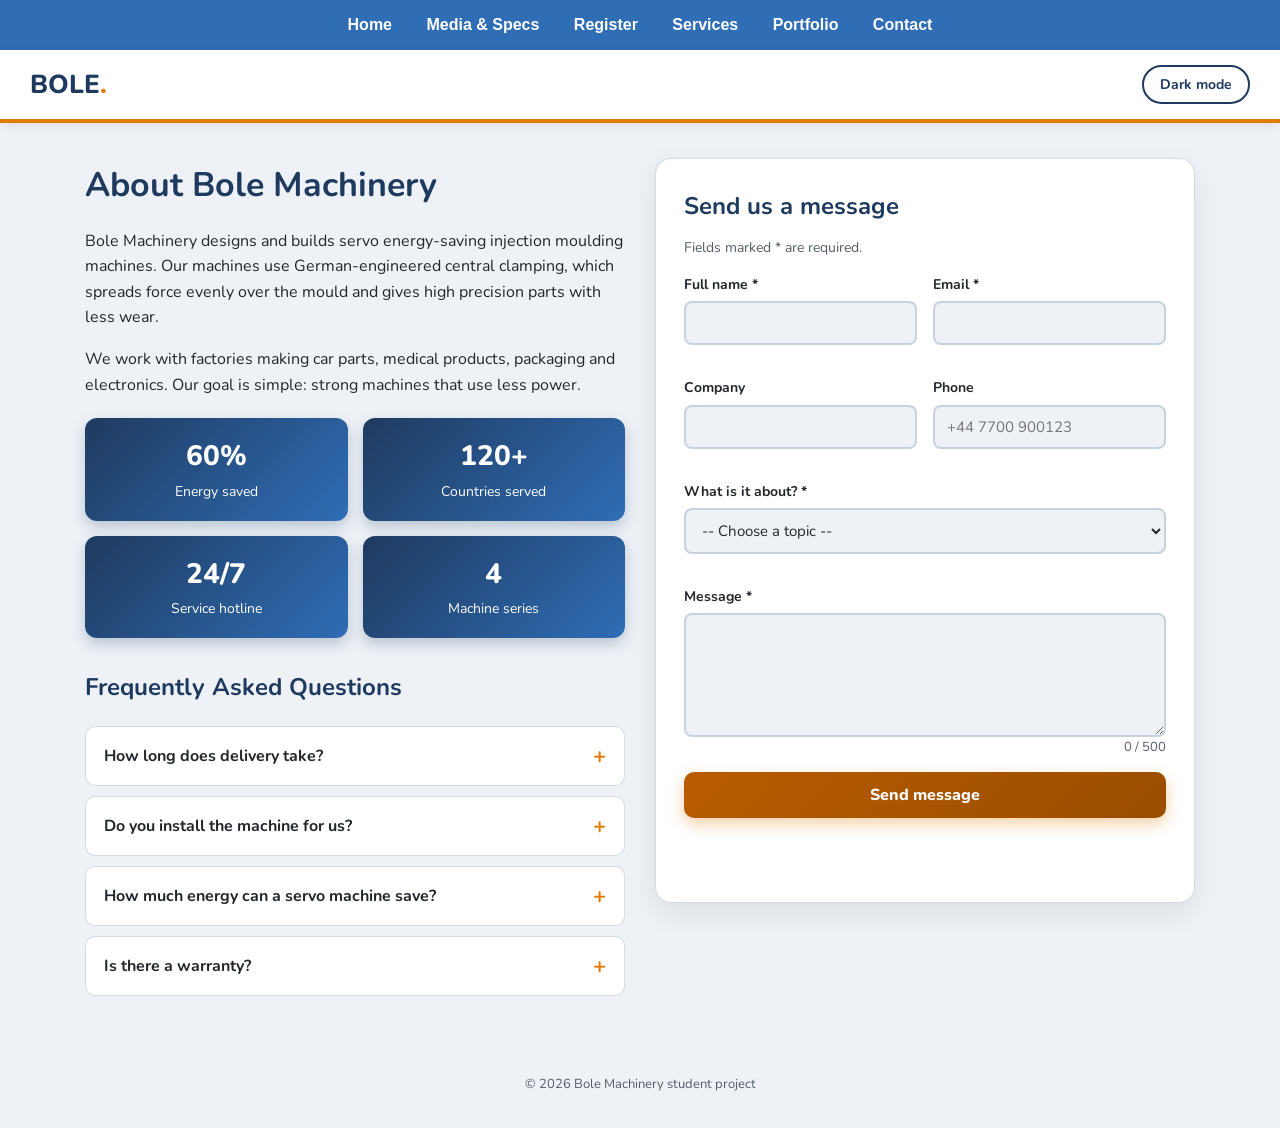
<file: contact.html>
<!DOCTYPE html>
<html lang="en">
<head>
    <meta charset="UTF-8">
    <meta name="viewport" content="width=device-width, initial-scale=1.0">
    <title>Bole Machinery - Contact &amp; About</title>
    <link rel="preconnect" href="https://fonts.googleapis.com">
    <link rel="preconnect" href="https://fonts.gstatic.com" crossorigin>
    <link href="https://fonts.googleapis.com/css2?family=Nunito:wght@400;600;800&display=swap" rel="stylesheet">
    <link rel="stylesheet" href="contact.css">
</head>
<body>
    <nav>
        <a href="index.html">Home</a>
        <a href="media.html">Media &amp; Specs</a>
        <a href="register.html">Register</a>
        <a href="services.html">Services</a>
        <a href="portfolio.html">Portfolio</a>
        <a href="contact.html">Contact</a>
    </nav>

    <header class="topbar">
        <a href="index.html" class="logo">BOLE<span>.</span></a>
        <button type="button" id="theme-toggle" class="theme-toggle" aria-pressed="false">Dark mode</button>
    </header>

    <main class="page">
        <!-- About section -->
        <section class="about" id="about">
            <div class="about-text">
                <h1>About Bole Machinery</h1>
                <p>
                    Bole Machinery designs and builds servo energy-saving injection moulding machines.
                    Our machines use German-engineered central clamping, which spreads force evenly over
                    the mould and gives high precision parts with less wear.
                </p>
                <p>
                    We work with factories making car parts, medical products, packaging and
                    electronics. Our goal is simple: strong machines that use less power.
                </p>
            </div>

            <div class="stats">
                <div class="stat">
                    <strong>60%</strong>
                    <span>Energy saved</span>
                </div>
                <div class="stat">
                    <strong>120+</strong>
                    <span>Countries served</span>
                </div>
                <div class="stat">
                    <strong>24/7</strong>
                    <span>Service hotline</span>
                </div>
                <div class="stat">
                    <strong>4</strong>
                    <span>Machine series</span>
                </div>
            </div>
        </section>

        <!-- Contact form -->
        <section class="contact-card" id="contact">
            <h2>Send us a message</h2>
            <p class="hint">Fields marked * are required.</p>

            <form id="contact-form" novalidate>
                <div class="form-row">
                    <div class="field">
                        <label for="name">Full name *</label>
                        <input type="text" id="name" name="name" required minlength="3">
                        <small class="error" id="name-error"></small>
                    </div>
                    <div class="field">
                        <label for="email">Email *</label>
                        <input type="email" id="email" name="email" required>
                        <small class="error" id="email-error"></small>
                    </div>
                </div>

                <div class="form-row">
                    <div class="field">
                        <label for="company">Company</label>
                        <input type="text" id="company" name="company">
                    </div>
                    <div class="field">
                        <label for="phone">Phone</label>
                        <input type="tel" id="phone" name="phone" placeholder="+44 7700 900123">
                        <small class="error" id="phone-error"></small>
                    </div>
                </div>

                <div class="field">
                    <label for="topic">What is it about? *</label>
                    <select id="topic" name="topic" required>
                        <option value="">-- Choose a topic --</option>
                        <option value="quote">Machine quote</option>
                        <option value="service">Service or maintenance</option>
                        <option value="parts">Spare parts</option>
                        <option value="other">Something else</option>
                    </select>
                    <small class="error" id="topic-error"></small>
                </div>

                <div class="field">
                    <label for="message">Message *</label>
                    <textarea id="message" name="message" rows="5" required minlength="20" maxlength="500"></textarea>
                    <div class="message-info">
                        <small class="error" id="message-error"></small>
                        <small id="char-count">0 / 500</small>
                    </div>
                </div>

                <button type="submit" class="send-btn">Send message</button>
                <p id="form-status" class="form-status" role="status"></p>
            </form>
        </section>

        <!-- FAQ accordion -->
        <section class="faq" id="faq">
            <h2>Frequently Asked Questions</h2>

            <div class="faq-item">
                <button type="button" class="faq-question" aria-expanded="false">How long does delivery take?</button>
                <div class="faq-answer" hidden>
                    <p>Standard machines usually ship in 4 to 6 weeks. Larger custom machines can take up to 10 weeks.</p>
                </div>
            </div>

            <div class="faq-item">
                <button type="button" class="faq-question" aria-expanded="false">Do you install the machine for us?</button>
                <div class="faq-answer" hidden>
                    <p>Yes. Our engineers deliver, level and connect the machine and do a test run with your mould.</p>
                </div>
            </div>

            <div class="faq-item">
                <button type="button" class="faq-question" aria-expanded="false">How much energy can a servo machine save?</button>
                <div class="faq-answer" hidden>
                    <p>Compared to a normal hydraulic machine, our servo drive can cut electricity use by up to 60%.</p>
                </div>
            </div>

            <div class="faq-item">
                <button type="button" class="faq-question" aria-expanded="false">Is there a warranty?</button>
                <div class="faq-answer" hidden>
                    <p>Every new machine comes with a 2 year warranty on the main parts, and you can extend it with a maintenance plan.</p>
                </div>
            </div>
        </section>
    </main>

    <footer>
        <p>&copy; 2026 Bole Machinery student project</p>
    </footer>

    <script src="contact.js"></script>
</body>
</html>
</file>
<file: contact.css>
/* ===== Contact & About page styles ===== */

/* colours stored as variables so the JS theme toggle can swap them */
:root {
    --bg: #eef2f7;
    --surface: #ffffff;
    --text: #23262b;
    --muted: #555c68;
    --primary: #1f3a5f;
    --accent: #e07b00;
    --border: rgba(31, 58, 95, 0.18);
    --error: #c62828;
    --success: #2e7d32;
}

body.dark {
    --bg: #12161d;
    --surface: #1d232d;
    --text: #e9edf3;
    --muted: #9aa5b5;
    --primary: #8db8ec;
    --accent: #ffa53d;
    --border: rgba(255, 255, 255, 0.14);
    --error: #ff7b72;
    --success: #6fd38a;
}

* {
    box-sizing: border-box;
}

body {
    font-family: "Nunito", Arial, sans-serif;
    margin: 0;
    background-color: var(--bg);
    color: var(--text);
    line-height: 1.6;
    transition: background-color 0.3s ease, color 0.3s ease;
}

/* ===== Top bar (flexbox) ===== */
.topbar {
    display: flex;
    align-items: center;
    justify-content: space-between;
    flex-wrap: wrap;
    gap: 12px;
    padding: 14px 30px;
    background-color: var(--surface);
    border-bottom: 4px solid var(--accent);
    box-shadow: 0 2px 10px rgba(0, 0, 0, 0.08);
}

.logo {
    font-size: 26px;
    font-weight: 800;
    color: var(--primary);
    text-decoration: none;
}

.logo span {
    color: var(--accent);
}

/* top navbar: same as the Part 1 pages */
nav {
    background-color: #2f6db5;
    text-align: center;
    padding: 12px;
    font-family: Arial, Helvetica, sans-serif;
    font-size: 16px;
    line-height: 1.6;
}

nav a {
    color: #ffffff;
    text-decoration: none;
    font-weight: bold;
    margin: 0 15px;
}

.theme-toggle {
    font-family: inherit;
    font-weight: 700;
    font-size: 14px;
    cursor: pointer;
    padding: 8px 16px;
    border-radius: 20px;
    border: 2px solid var(--primary);
    background-color: transparent;
    color: var(--primary);
}

.theme-toggle:hover {
    background-color: var(--primary);
    color: var(--surface);
}

/* ===== Page layout (grid) ===== */
.page {
    max-width: 1150px;
    margin: 0 auto;
    padding: 35px 20px;
    display: grid;
    grid-template-columns: 1fr 1fr;
    grid-template-areas:
        "about   contact"
        "faq     contact";
    gap: 30px;
    align-items: start;
}

.about {
    grid-area: about;
}

.contact-card {
    grid-area: contact;
}

.faq {
    grid-area: faq;
}

h1 {
    font-size: 34px;
    color: var(--primary);
    margin: 0 0 10px;
}

h2 {
    color: var(--primary);
    margin-top: 0;
}

/* stats use a small grid inside the about section */
.stats {
    display: grid;
    grid-template-columns: repeat(2, 1fr);
    gap: 15px;
    margin-top: 20px;
}

.stat {
    background: linear-gradient(135deg, var(--primary), #2f6db5);
    color: #ffffff;
    border-radius: 12px;
    padding: 16px;
    text-align: center;
    box-shadow: 0 6px 14px rgba(31, 58, 95, 0.25);
}

.stat strong {
    display: block;
    font-size: 28px;
    font-weight: 800;
}

.stat span {
    font-size: 14px;
}

/* ===== Contact form card ===== */
.contact-card {
    background-color: var(--surface);
    border: 1px solid var(--border);
    border-radius: 16px;
    padding: 28px;
    box-shadow: 0 10px 30px rgba(0, 0, 0, 0.08);
}

.hint {
    color: var(--muted);
    font-size: 14px;
    margin-top: -8px;
}

/* two fields side by side using flexbox */
.form-row {
    display: flex;
    gap: 16px;
}

.form-row .field {
    flex: 1;
}

.field {
    display: flex;
    flex-direction: column;
    margin-bottom: 14px;
}

.field label {
    font-weight: 700;
    font-size: 14px;
    margin-bottom: 5px;
}

.field input,
.field select,
.field textarea {
    font-family: inherit;
    font-size: 15px;
    padding: 10px 12px;
    border: 2px solid var(--border);
    border-radius: 8px;
    background-color: var(--bg);
    color: var(--text);
    transition: border-color 0.3s ease, box-shadow 0.3s ease;
}

.field input:focus,
.field select:focus,
.field textarea:focus {
    outline: none;
    border-color: var(--accent);
    box-shadow: 0 0 0 4px rgba(224, 123, 0, 0.18);
}

/* classes added by contact.js */
.field .invalid {
    border-color: var(--error);
}

.field .valid {
    border-color: var(--success);
}

.error {
    color: var(--error);
    font-size: 13px;
    min-height: 18px;
}

.message-info {
    display: flex;
    justify-content: space-between;
}

#char-count {
    color: var(--muted);
    font-size: 13px;
}

.send-btn {
    width: 100%;
    font-family: inherit;
    font-size: 16px;
    font-weight: 800;
    color: #ffffff;
    padding: 12px;
    border: none;
    border-radius: 10px;
    cursor: pointer;
    background: linear-gradient(135deg, #b85c00, #9a4d00);
    box-shadow: 0 6px 16px rgba(224, 123, 0, 0.35);
    transition: transform 0.3s ease, box-shadow 0.3s ease;
}

.send-btn:hover {
    transform: translateY(-2px);
    box-shadow: 0 10px 20px rgba(224, 123, 0, 0.45);
}

.form-status {
    font-weight: 700;
    text-align: center;
    min-height: 24px;
}

.form-status.success {
    color: var(--success);
}

.form-status.fail {
    color: var(--error);
}

/* ===== FAQ accordion ===== */
.faq-item {
    border: 1px solid var(--border);
    border-radius: 10px;
    margin-bottom: 10px;
    background-color: var(--surface);
    overflow: hidden;
}

.faq-question {
    width: 100%;
    display: flex;
    justify-content: space-between;
    align-items: center;
    gap: 10px;
    text-align: left;
    font-family: inherit;
    font-size: 16px;
    font-weight: 700;
    color: var(--text);
    background: none;
    border: none;
    padding: 14px 18px;
    cursor: pointer;
}

.faq-question::after {
    content: "+";
    font-size: 22px;
    color: var(--accent);
    transition: transform 0.3s ease;
}

.faq-question[aria-expanded="true"]::after {
    transform: rotate(45deg);
}

.faq-answer {
    padding: 0 18px 4px;
    color: var(--muted);
}

.faq-answer p {
    margin-top: 0;
}

footer {
    text-align: center;
    color: var(--muted);
    font-size: 13px;
    padding: 20px;
}

/* ===== Media queries ===== */

/* tablet: stack everything in one column */
@media (max-width: 900px) {
    .page {
        grid-template-columns: 1fr;
        grid-template-areas:
            "about"
            "contact"
            "faq";
    }

    .stats {
        grid-template-columns: repeat(4, 1fr);
    }
}

/* mobile */
@media (max-width: 600px) {
    .topbar {
        flex-direction: column;
        padding: 14px 16px;
    }

    .page {
        padding: 25px 16px;
    }

    h1 {
        font-size: 28px;
    }

    .stats {
        grid-template-columns: repeat(2, 1fr);
    }

    .form-row {
        flex-direction: column;
        gap: 0;
    }

    .contact-card {
        padding: 20px;
    }
}
</file>
